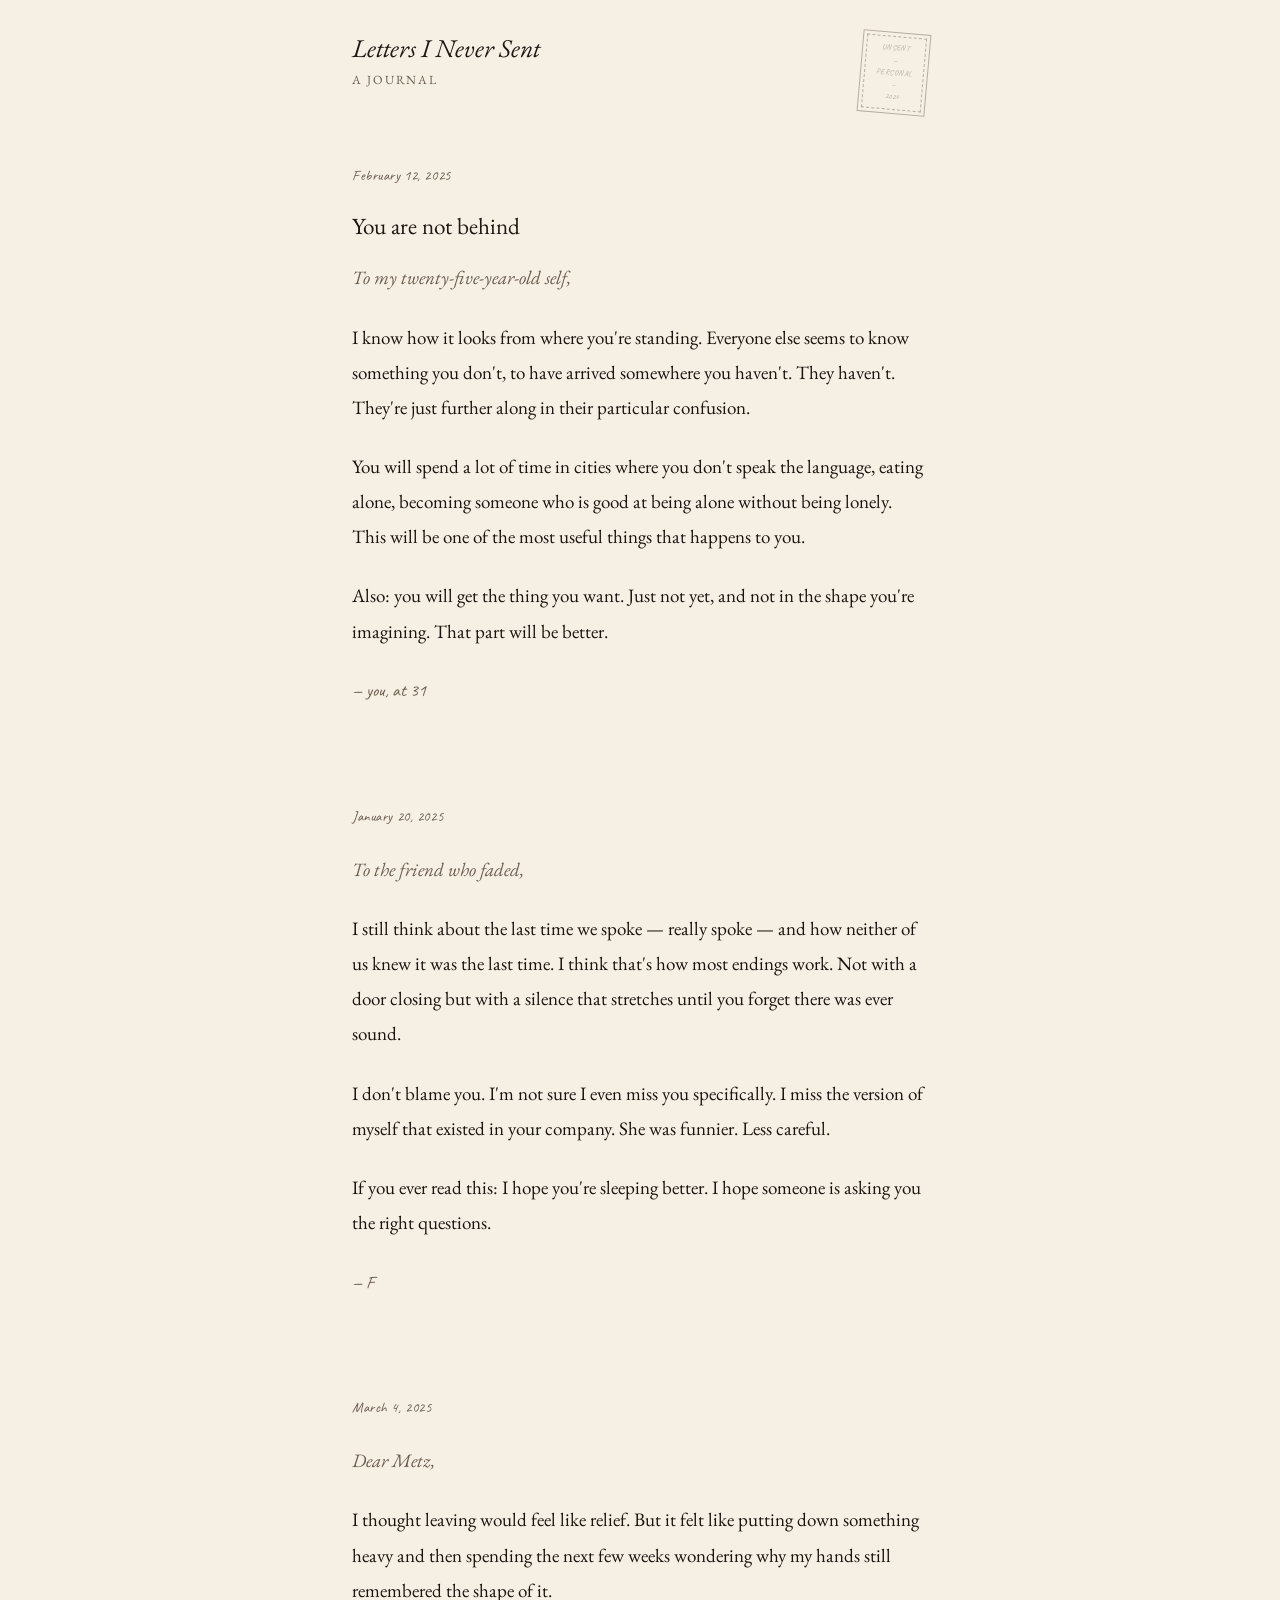
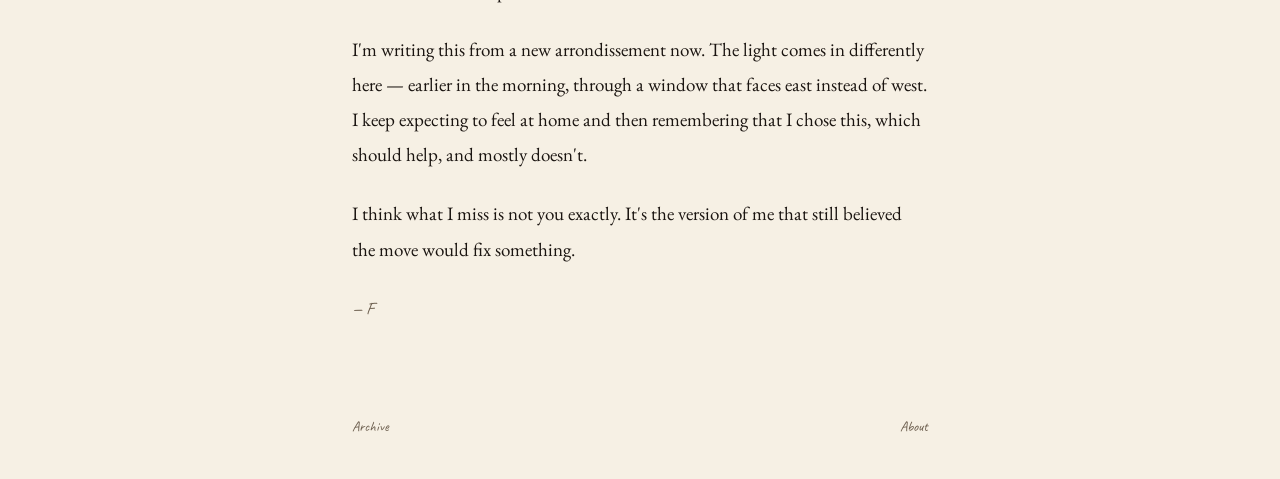
<file: index.html>
<!DOCTYPE html>
<html lang="en">
<head>
  <meta charset="UTF-8">
  <meta name="viewport" content="width=device-width, initial-scale=1.0">
  <title>Letters I Never Sent — A Journal</title>
  <link rel="stylesheet" href="style.css">
  <link rel="preconnect" href="https://fonts.googleapis.com">
  <link rel="preconnect" href="https://fonts.gstatic.com" crossorigin>
  <link href="https://fonts.googleapis.com/css2?family=EB+Garamond:ital,wght@0,400;0,500;1,400;1,500&family=Caveat:wght@400;500&display=swap" rel="stylesheet">
</head>
<body>
  <div class="site">

    <!-- Header -->
    <header class="site-header">
      <div class="header-inner">
        <div class="site-branding">
          <h1 class="site-title">Letters I Never Sent</h1>
          <p class="site-description">A Journal</p>
        </div>
        <div class="stamp" aria-hidden="true">
          <div class="stamp-inner">unsent<br>&#8212;<br>personal<br>&#8212;<br>2024</div>
        </div>
      </div>
    </header>

    <!-- Letters -->
    <main class="site-main">

      <!-- Letter: You are not behind -->
      <article class="letter">
        <span class="letter-date">February 12, 2025</span>
        <h2 class="letter-title">You are not behind</h2>
        <div class="letter-body">
          <p><em>To my twenty-five-year-old self,</em></p>
          <p>I know how it looks from where you're standing. Everyone else seems to know something you don't, to have arrived somewhere you haven't. They haven't. They're just further along in their particular confusion.</p>
          <p>You will spend a lot of time in cities where you don't speak the language, eating alone, becoming someone who is good at being alone without being lonely. This will be one of the most useful things that happens to you.</p>
          <p>Also: you will get the thing you want. Just not yet, and not in the shape you're imagining. That part will be better.</p>
          <p><span class="letter-sign">&mdash; you, at 31</span></p>
        </div>
      </article>

      <!-- Letter 3: To the friend who faded -->
      <article class="letter">
        <span class="letter-date">January 20, 2025</span>
        <div class="letter-body">
          <p><em>To the friend who faded,</em></p>
          <p>I still think about the last time we spoke — really spoke — and how neither of us knew it was the last time. I think that's how most endings work. Not with a door closing but with a silence that stretches until you forget there was ever sound.</p>
          <p>I don't blame you. I'm not sure I even miss you specifically. I miss the version of myself that existed in your company. She was funnier. Less careful.</p>
          <p>If you ever read this: I hope you're sleeping better. I hope someone is asking you the right questions.</p>
          <p><span class="letter-sign">&mdash; F</span></p>
        </div>
      </article>

      <!-- Letter 4: Dear Metz -->
      <article class="letter">
        <span class="letter-date">March 4, 2025</span>
        <div class="letter-body">
          <p><em>Dear Metz,</em></p>
          <p>I thought leaving would feel like relief. But it felt like putting down something heavy and then spending the next few weeks wondering why my hands still remembered the shape of it.</p>
          <p>I'm writing this from a new arrondissement now. The light comes in differently here — earlier in the morning, through a window that faces east instead of west. I keep expecting to feel at home and then remembering that I chose this, which should help, and mostly doesn't.</p>
          <p>I think what I miss is not you exactly. It's the version of me that still believed the move would fix something.</p>
          <p><span class="letter-sign">&mdash; F</span></p>
        </div>
      </article>

    </main>

    <!-- Footer -->
    <footer class="site-footer">
      <a href="archive.html">Archive</a>
      <a href="#">About</a>
    </footer>

  </div>

  <!-- Archive logic: hide letters beyond the 10 most recent on the homepage -->
  <script src="archive.js"></script>
</body>
</html>
</file>
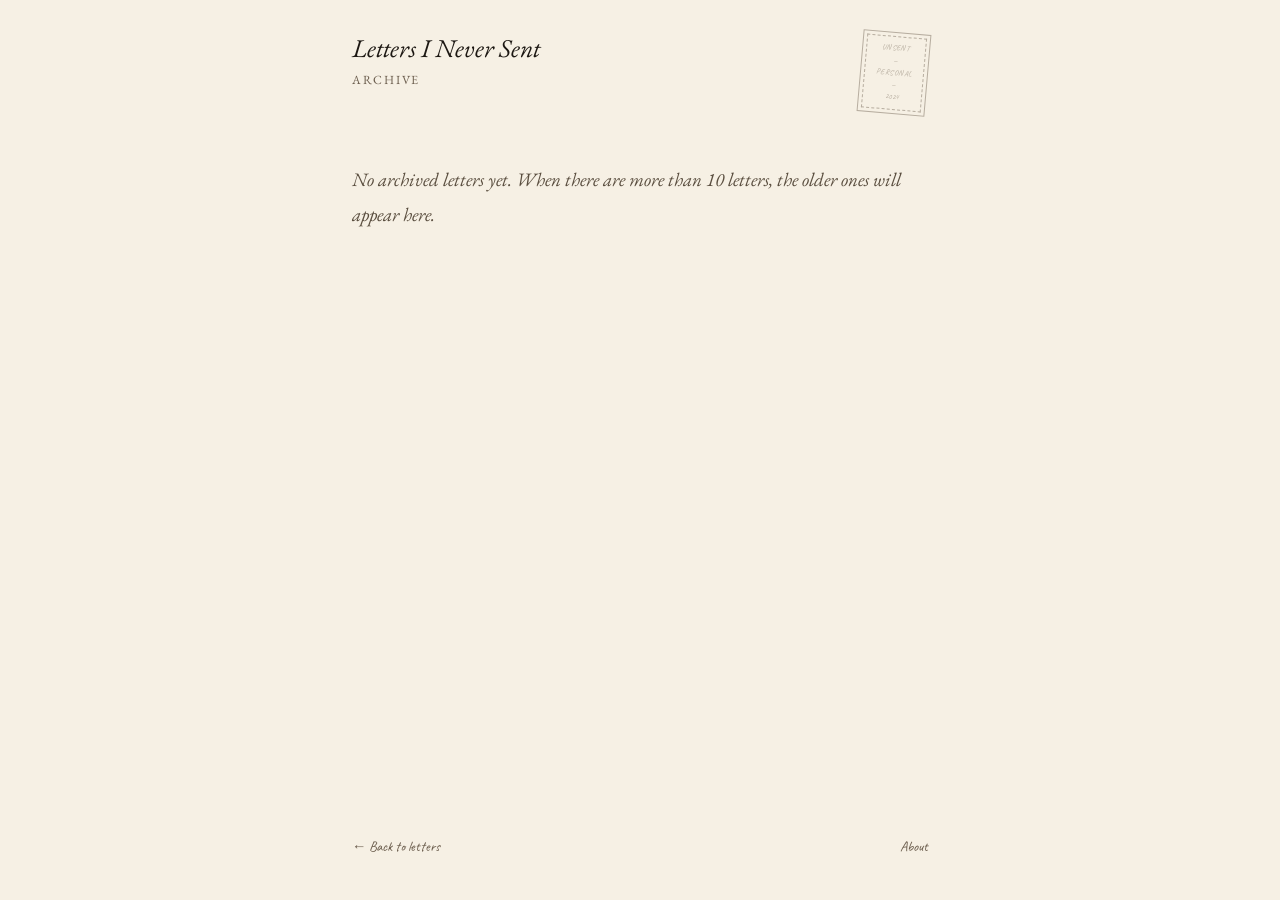
<file: archive.html>
<!DOCTYPE html>
<html lang="en">
<head>
  <meta charset="UTF-8">
  <meta name="viewport" content="width=device-width, initial-scale=1.0">
  <title>Archive — Letters I Never Sent</title>
  <link rel="stylesheet" href="style.css">
  <link rel="preconnect" href="https://fonts.googleapis.com">
  <link rel="preconnect" href="https://fonts.gstatic.com" crossorigin>
  <link href="https://fonts.googleapis.com/css2?family=EB+Garamond:ital,wght@0,400;0,500;1,400;1,500&family=Caveat:wght@400;500&display=swap" rel="stylesheet">
</head>
<body>
  <div class="site">

    <!-- Header -->
    <header class="site-header">
      <div class="header-inner">
        <div class="site-branding">
          <h1 class="site-title"><a href="index.html">Letters I Never Sent</a></h1>
          <p class="site-description">Archive</p>
        </div>
        <div class="stamp" aria-hidden="true">
          <div class="stamp-inner">unsent<br>&#8212;<br>personal<br>&#8212;<br>2024</div>
        </div>
      </div>
    </header>

    <!-- All letters appear here — archive.js skips this page so nothing is hidden -->
    <main class="site-main">

      <!-- When you have more than 10 letters, move the older ones here -->
      <p class="archive-empty">No archived letters yet. When there are more than 10 letters, the older ones will appear here.</p>

    </main>

    <!-- Footer -->
    <footer class="site-footer">
      <a href="index.html">&larr; Back to letters</a>
      <a href="#">About</a>
    </footer>

  </div>

  <script src="archive.js"></script>
</body>
</html>
</file>
<file: style.css>
/* ==========================================================================
   Letters I Never Sent — Stylesheet
   ========================================================================== */

/* Reset */
*, *::before, *::after {
  margin: 0;
  padding: 0;
  box-sizing: border-box;
}

/* Base */
body {
  font-family: "EB Garamond", Georgia, serif;
  font-size: 19px;
  line-height: 1.85;
  color: #1a1410;
  background: #f6f0e4;
  -webkit-font-smoothing: antialiased;
  -moz-osx-font-smoothing: grayscale;
}

/* Site wrapper */
.site {
  background: #f6f0e4;
  min-height: 100vh;
  display: flex;
  flex-direction: column;
}

/* ==========================================================================
   Header
   ========================================================================== */

.site-header {
  max-width: 640px;
  width: 100%;
  margin: 0 auto;
  padding: 2rem 2rem 0;
}

.header-inner {
  display: flex;
  justify-content: space-between;
  align-items: flex-start;
}

.site-branding {
  flex: 1;
}

.site-title {
  font-family: "EB Garamond", Georgia, serif;
  font-style: italic;
  font-size: 1.6rem;
  font-weight: 400;
  color: #1c1712;
  line-height: 1.3;
}

.site-title a {
  color: inherit;
  text-decoration: none;
}

.site-description {
  font-family: "EB Garamond", Georgia, serif;
  font-size: 0.78rem;
  letter-spacing: 0.14em;
  text-transform: uppercase;
  color: #6b5d4d;
  font-style: normal;
  margin-top: 0.2rem;
}

/* Stamp */
.stamp {
  width: 68px;
  height: 82px;
  border: 1.5px solid #6b5d4d;
  display: flex;
  align-items: center;
  justify-content: center;
  opacity: 0.45;
  transform: rotate(5deg);
  position: relative;
  flex-shrink: 0;
  margin-left: 2rem;
}

.stamp::before {
  content: "";
  position: absolute;
  inset: 3px;
  border: 1px dashed #6b5d4d;
}

.stamp-inner {
  font-family: "Caveat", cursive;
  font-size: 0.48rem;
  text-align: center;
  color: #6b5d4d;
  line-height: 1.6;
  letter-spacing: 0.06em;
  text-transform: uppercase;
  z-index: 1;
}

/* ==========================================================================
   Main Content
   ========================================================================== */

.site-main {
  max-width: 640px;
  width: 100%;
  margin: 0 auto;
  padding: 0 2rem;
  flex: 1;
}

/* ==========================================================================
   Letter Articles
   ========================================================================== */

.letter {
  padding: 3rem 0;
}

.letter-date {
  font-family: "Caveat", cursive;
  font-size: 0.9rem;
  color: #6b5d4d;
  letter-spacing: 0.04em;
  display: block;
  margin-bottom: 1.4rem;
}

.letter-title {
  font-family: "EB Garamond", Georgia, serif;
  font-weight: 400;
  font-size: 1.45rem;
  line-height: 1.3;
  color: #1c1712;
  margin-bottom: 1.2rem;
}

/* Salutation — first paragraph's italic */
.letter-body > p:first-child em {
  color: #6b5d4d;
}

/* Body paragraphs */
.letter-body p {
  margin-bottom: 1.5rem;
}

.letter-body p:last-child {
  margin-bottom: 0;
}

/* Signature */
.letter-sign {
  font-family: "Caveat", cursive;
  font-size: 1.1rem;
  color: #6b5d4d;
  margin-top: 1.6rem;
  display: block;
}

/* Archive note */
.archive-note {
  padding: 2rem 0;
  text-align: center;
}

.archive-note a {
  font-family: "Caveat", cursive;
  font-size: 1rem;
  color: #5a4e3f;
  text-decoration: none;
}

.archive-note a:hover {
  color: #8c4a2f;
}

.archive-empty {
  padding: 3rem 0;
  color: #5a4e3f;
  font-style: italic;
}

/* ==========================================================================
   Footer
   ========================================================================== */

.site-footer {
  max-width: 640px;
  width: 100%;
  margin: 0 auto;
  padding: 2.5rem 2rem;
  display: flex;
  justify-content: space-between;
}

.site-footer a {
  font-family: "Caveat", cursive;
  font-size: 0.9rem;
  color: #6b5d4d;
  text-decoration: none;
}

.site-footer a:hover {
  color: #8c4a2f;
}

/* ==========================================================================
   Responsive
   ========================================================================== */

@media (max-width: 480px) {
  body {
    font-size: 17px;
  }

  .site-header,
  .site-main,
  .site-footer {
    padding-left: 1.25rem;
    padding-right: 1.25rem;
  }

  .site-title {
    font-size: 1.35rem;
  }

  .stamp {
    width: 56px;
    height: 68px;
    margin-left: 1rem;
  }

  .stamp-inner {
    font-size: 0.4rem;
  }

  .letter {
    padding: 2.5rem 0;
  }
}
</file>
